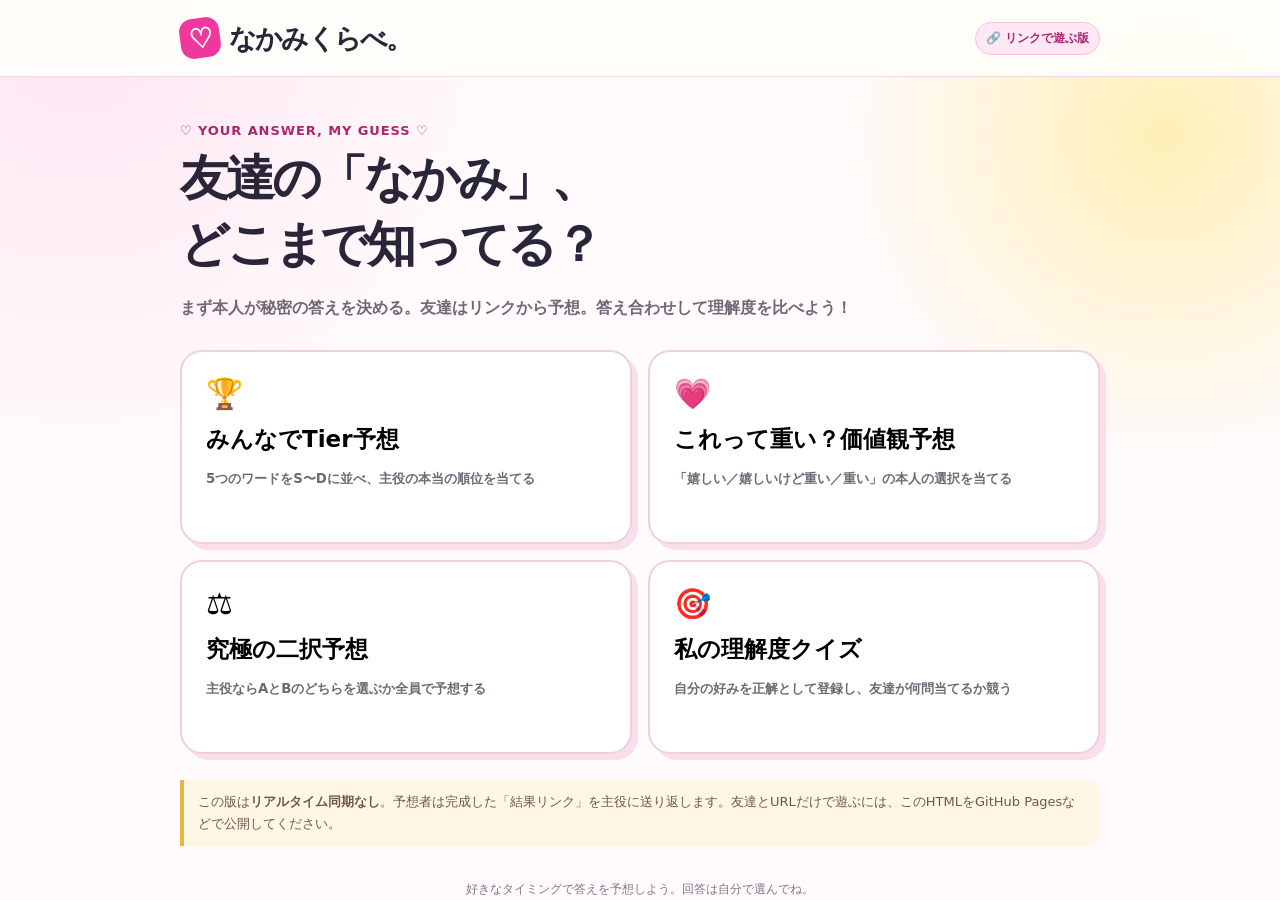
<file: index.html>
<!doctype html><html lang="ja"><head><meta charset="utf-8"><meta name="viewport" content="width=device-width,initial-scale=1"><meta name="theme-color" content="#f23b9d"><title>なかみくらべ。｜リンクで遊ぶ</title><style>
:root{--pink:#ee389e;--dark:#aa2770;--ink:#2a2639;--muted:#726776;--line:#edcddb;--bg:#fff8fc;--yellow:#ffdf67;--cream:#fff8e4}*{box-sizing:border-box}body{margin:0;background:radial-gradient(circle at 6% 4%,#ffe5f2,transparent 28%),radial-gradient(circle at 91% 15%,#fff0b7,transparent 23%),#fffafb;font-family:system-ui,-apple-system,'Hiragino Kaku Gothic ProN',Meiryo,sans-serif;color:var(--ink);min-height:100vh}button,input,textarea,select{font:inherit}button{cursor:pointer}button:focus-visible,input:focus-visible,select:focus-visible,textarea:focus-visible{outline:3px solid #6050cc;outline-offset:2px}.wrap{width:min(920px,calc(100% - 32px));margin:0 auto}header{background:#fffefaed;border-bottom:1px solid #f2d9e7}.top{display:flex;align-items:center;justify-content:space-between;gap:12px;min-height:76px}.brand{font-weight:1000;letter-spacing:-.065em;font-size:clamp(20px,3.6vw,27px)}.logo{background:var(--pink);color:white;display:inline-flex;width:40px;height:40px;border-radius:13px;align-items:center;justify-content:center;margin-right:9px;transform:rotate(-8deg)}.tag{color:var(--dark);font-size:12px;font-weight:900;background:#ffe8f4;border:1px solid #fac0dd;border-radius:50px;padding:7px 10px}.hero{margin:46px 0 28px}.kicker{font-size:13px;letter-spacing:.07em;font-weight:900;color:var(--dark)}h1{font-size:clamp(29px,5.5vw,49px);letter-spacing:-.065em;line-height:1.35;margin:8px 0}h2{font-size:clamp(24px,4vw,32px);letter-spacing:-.045em;margin:7px 0 15px}p{line-height:1.75}.lead{color:var(--muted);font-weight:650}.cards{display:grid;grid-template-columns:repeat(2,minmax(0,1fr));gap:16px;margin:26px 0}.game{padding:24px;text-align:left;background:white;border:2px solid #f0cfde;border-radius:22px;box-shadow:6px 6px 0 #f9dfec;min-height:194px;display:flex;flex-direction:column;gap:13px}.game:hover{border-color:var(--pink);transform:translateY(-2px)}.emoji{font-size:30px}.game strong{font-size:23px}.game small{line-height:1.6;color:var(--muted);font-weight:650}.panel{background:#fff;border:2px solid #f2d4e4;border-radius:25px;overflow:hidden;box-shadow:0 18px 45px #6d254117;margin:28px 0 70px}.panel-head{padding:20px 25px;background:var(--pink);color:white}.panel-head h2{margin:5px 0}.body{padding:25px}.label{font-weight:900;display:block;font-size:14px;margin:20px 0 8px}.input{width:100%;padding:12px 13px;border-radius:12px;border:2px solid #e8d1df;background:white;color:var(--ink)}textarea.input{min-height:102px;resize:vertical}.btns{display:flex;flex-wrap:wrap;gap:10px;margin:23px 0}.btn{padding:13px 17px;min-height:49px;border-radius:12px;border:2px solid transparent;font-weight:900;background:var(--pink);color:white}.btn.alt{background:#fff3fa;color:var(--dark);border-color:#f0a7d0}.btn.gold{background:var(--yellow);color:#583745}.btn:disabled{opacity:.35;cursor:not-allowed}.hint{background:#fff6e5;border-left:4px solid #e7b542;border-radius:0 12px 12px 0;padding:11px 14px;color:#6f5943;font-size:13px;line-height:1.7;margin:15px 0}.step{font-size:12px;font-weight:900;color:var(--dark)}.question{font-weight:900;font-size:clamp(18px,3.8vw,24px);margin:22px 0 12px}.choices{display:grid;gap:10px}.choice{border:2px solid #efdae6;border-radius:12px;text-align:left;min-height:50px;background:white;padding:13px 15px;color:var(--ink);font-weight:750}.choice.on{background:#ffe5f2;border-color:var(--pink)}.summary{background:#fff1f9;border:1px solid #ffcee5;border-radius:18px;padding:19px;margin:18px 0}.url{width:100%;border:1px dashed #dfb0c8;border-radius:9px;padding:11px;word-break:break-all;background:#fcf8fb;font-size:12px;line-height:1.6;max-height:120px;overflow:auto}.tiers{display:grid;gap:8px}.tier{display:grid;grid-template-columns:55px 1fr auto;align-items:center;gap:9px;padding:8px;border:1px solid #ecd8e2;border-radius:11px;background:#fff}.rank{display:grid;place-items:center;min-height:52px;border-radius:8px;font-size:24px;font-weight:1000;color:#302638}.rank-S{background:#ff989d}.rank-A{background:#ffc191}.rank-B{background:#ffe29b}.rank-C{background:#c2eeb8}.rank-D{background:#bee4f6}.tier-name{font-weight:800;overflow-wrap:anywhere}.arrow{border:1px solid #ecc2d7;color:var(--dark);background:#fff4f8;border-radius:8px;padding:8px 10px;font-weight:bold}.arrow:disabled{opacity:.2}.small{color:var(--muted);font-size:13px}.error{color:#af1f59;background:#ffeaf3;padding:11px;border-radius:9px;font-weight:750}.board{display:grid;gap:9px}.row{background:#fff8fc;border:1px solid #edd9e5;border-radius:12px;padding:13px;display:flex;justify-content:space-between;align-items:center;gap:9px}.score{font-size:27px;font-weight:1000;color:var(--pink)}.review{display:grid;gap:7px}.review-item{background:#f9f8fa;border-radius:10px;padding:11px;line-height:1.7;font-size:14px}.review-item.yes{border-left:4px solid #35a883}.review-item.no{border-left:4px solid #ec79ab}.foot{text-align:center;margin:35px 0;color:#877387;font-size:12px}@media(max-width:580px){.cards{grid-template-columns:1fr}.panel-head{padding:20px}.body{padding:18px}.tier{grid-template-columns:45px 1fr auto;padding:6px}.rank{font-size:20px;min-height:49px}.arrow{padding:8px}.tag{font-size:10px}}
</style></head><body><header><div class="wrap top"><div class="brand"><span class="logo">♡</span>なかみくらべ。</div><span class="tag">🔗 リンクで遊ぶ版</span></div></header><main id="app" class="wrap"></main><footer class="foot">好きなタイミングで答えを予想しよう。回答は自分で選んでね。</footer><script>
'use strict';
const DATA={
 tier:{name:'みんなでTier予想',icon:'🏆',desc:'5つのワードをS〜Dに並べ、主役の本当の順位を当てる',sets:[{title:'休日にいちばんやりたいこと',items:['ゲーム','映画','カラオケ','旅行','家でのんびり']},{title:'テンションが上がるプレゼント',items:['手紙','お菓子','ゲーム','服','一緒に遊ぶ約束']},{title:'好きなデート・おでかけ',items:['水族館','遊園地','映画館','食べ歩き','おうち時間']} ]},
 value:{name:'これって重い？価値観予想',icon:'💗',desc:'「嬉しい／嬉しいけど重い／重い」の本人の選択を当てる',qs:[{q:'毎日「好き」と言ってくれる',options:['嬉しい','嬉しいけど重い','重い']},{q:'朝と夜、毎日あいさつの連絡をくれる',options:['嬉しい','嬉しいけど重い','重い']},{q:'LINEをすぐに返さないと催促される',options:['嬉しい','嬉しいけど重い','重い']},{q:'デートのたび家まで送り届けてくれる',options:['嬉しい','嬉しいけど重い','重い']},{q:'自分の好きな作品を全部知ろうとしてくれる',options:['嬉しい','嬉しいけど重い','重い']},{q:'毎回デートを細かく計画してくれる',options:['嬉しい','嬉しいけど重い','重い']},{q:'自分に合わせて趣味を変えようとしてくれる',options:['嬉しい','嬉しいけど重い','重い']},{q:'毎日寝る前に長電話したがる',options:['嬉しい','嬉しいけど重い','重い']}]},
 either:{name:'究極の二択予想',icon:'⚖️',desc:'主役ならAとBのどちらを選ぶか全員で予想する',qs:[{q:'付き合うならどっち？',options:['顔がタイプだけどお金がない','お金持ちだけど顔がタイプではない']},{q:'どちらの恋愛を選ぶ？',options:['自分から一生告白する','相手から一生告白される']},{q:'好きのバランスは？',options:['自分が100好き・相手は70好き','相手が100好き・自分は70好き']},{q:'どちらの人がいい？',options:['毎日好きと言うが行動は苦手','言葉は少ないが行動で示す']},{q:'プレゼントならどちらが嬉しい？',options:['高価だけど自分の趣味ではない','安いけど自分の好みにぴったり']},{q:'どちらを選ぶ？',options:['毎日会えるけど会う時間は短い','週1回だけど長く会える']},{q:'大切にしたいのは？',options:['夢を応援してくれる人','どんな時も一緒にいてくれる人']},{q:'どっちを知りたい？',options:['恋人の過去の恋愛全部','恋人の将来の恋愛全部']}]},
 quiz:{name:'私の理解度クイズ',icon:'🎯',desc:'自分の好みを正解として登録し、友達が何問当てるか競う',qs:[{q:'私がいちばん落ち着く場所は？',options:['自分の部屋','カフェ','自然のある所','にぎやかな所']},{q:'私が休みにいちばんしたいのは？',options:['ゲーム','外出','睡眠','創作']},{q:'私にとって重要なのは？',options:['自由','安心','刺激','人とのつながり']},{q:'私が好きな連絡頻度は？',options:['毎日何回も','毎日少し','用事のときだけ','気分次第']},{q:'遊びに行くときは？',options:['計画派','ノープラン派','相手にお任せ','半分だけ決める']},{q:'私がプレゼントでもらうなら？',options:['実用品','お菓子','趣味のもの','手紙']},{q:'私が元気を出したいときは？',options:['人と話す','ひとりになる','音楽を聴く','好きなものを食べる']},{q:'友達との時間で大切なのは？',options:['面白さ','安心感','気遣い','新しい体験']}]}
};
const app=document.getElementById('app');let s={stage:'home'}, draft={};let currentLink='';
const esc=t=>String(t??'').replace(/[&<>"']/g,c=>({'&':'&amp;','<':'&lt;','>':'&gt;','"':'&quot;',"'":'&#39;'}[c]));
const id=()=>Math.random().toString(36).slice(2,11)+Date.now().toString(36);
const encode=o=>{let bytes=new TextEncoder().encode(JSON.stringify(o)),a='';for(let v of bytes)a+=String.fromCharCode(v);return btoa(a).replace(/\+/g,'-').replace(/\//g,'_').replace(/=+$/,'')};
const decode=t=>{let b=atob(t.replace(/-/g,'+').replace(/_/g,'/')+'='.repeat((4-t.length%4)%4));return JSON.parse(new TextDecoder().decode(Uint8Array.from(b,c=>c.charCodeAt(0))))};
const link=(type,o)=>location.href.split('#')[0]+'#'+type+'='+encode(o);
const storeKey=key=>'nakami-share-'+key;
const save=(key,o)=>{try{localStorage.setItem(storeKey(key),JSON.stringify(o))}catch(e){throw Error('端末に保存できません。プライベートブラウズや保存容量をご確認ください。')}};
const load=key=>{try{return JSON.parse(localStorage.getItem(storeKey(key))||'null')}catch{return null}};
const btn=(text,fn,kind='')=>`<button type="button" class="btn ${kind}" onclick="${fn}">${esc(text)}</button>`;
const panel=(sub,title,body)=>`<section class="panel"><div class="panel-head"><div class="step">${esc(sub)}</div><h2>${esc(title)}</h2></div><div class="body">${body}</div></section>`;
function home(){s={stage:'home'};history.replaceState(null,'',location.href.split('#')[0]);app.innerHTML=`<section class="hero"><div class="kicker">♡ YOUR ANSWER, MY GUESS ♡</div><h1>友達の「なかみ」、<br>どこまで知ってる？</h1><p class="lead">まず本人が秘密の答えを決める。友達はリンクから予想。答え合わせして理解度を比べよう！</p></section><div class="cards">${Object.entries(DATA).map(([k,d])=>`<button class="game" onclick="create('${k}')"><span class="emoji">${d.icon}</span><strong>${esc(d.name)}</strong><small>${esc(d.desc)}</small></button>`).join('')}</div><div class="hint">この版は<strong>リアルタイム同期なし</strong>。予想者は完成した「結果リンク」を主役に送り返します。友達とURLだけで遊ぶには、このHTMLをGitHub Pagesなどで公開してください。</div>`;}
function checkGame(g){if(!DATA[g])throw Error('ゲームが見つかりません')}
function buildChallenges(g,owner,title,items){let base={version:1,id:id(),game:g,owner:owner.slice(0,28),created:Date.now()};if(g==='tier'){let i=items.map(x=>x.trim());if(!title.trim()||i.length!==5||i.some(x=>!x||x.length>44)||new Set(i).size!==5)throw Error('お題と重複のない5項目を入力してください');base.title=title.trim().slice(0,100);base.items=i;}else{base.title=DATA[g].name;base.qs=DATA[g].qs;}return base}
function create(g){checkGame(g);s={stage:'create',g,owner:'',set:0};renderSetup()}
function renderSetup(){let g=s.g,d=DATA[g];let isT=g==='tier',p=d.sets?.[s.set];let body=`<div class="summary">まず本人が自分の答えを登録します。この答えは、友達に送るリンクには入れません。</div><label class="label">主役のニックネーム</label><input id="owner" class="input" maxlength="28" placeholder="例：おかゆ" value="${esc(s.owner)}">`;
if(isT)body+=`<label class="label">お題の例を選ぶ（編集可能）</label><select id="preset" class="input" onchange="presetChange(this.value)">${d.sets.map((x,i)=>`<option value="${i}" ${s.set===i?'selected':''}>${esc(x.title)}</option>`).join('')}</select><label class="label">お題</label><input id="title" class="input" maxlength="100" value="${esc(p.title)}">${p.items.map((x,i)=>`<label class="label">並べたい項目 ${i+1}</label><input id="item${i}" class="input" maxlength="44" value="${esc(x)}">`).join('')}`;
else body+=`<p class="small">質問数：${d.qs.length}問。主役が答えてから、友達が同じ質問を予想します。</p>`;
body+=`<div class="btns">${btn('秘密の正解を決める →','startAnswer()')}${btn('戻る','home()','alt')}</div><p id="error" class="error" hidden></p>`;app.innerHTML=panel('STEP 1 / お題を作る',d.name,body)}
function presetChange(v){s.owner=document.getElementById('owner').value;s.set=Number(v);renderSetup()}
function showError(msg){let el=document.getElementById('error');if(el){el.hidden=false;el.textContent=msg}else alert(msg)}
function startAnswer(){try{let owner=document.getElementById('owner').value.trim();if(!owner)throw Error('ニックネームを入力してください');let g=s.g;let c=buildChallenges(g,owner,g==='tier'?document.getElementById('title').value:'',g==='tier'?Array.from({length:5},(_,i)=>document.getElementById('item'+i).value):[]);s={stage:'answer',c,answers:[],idx:0};if(g==='tier')s.answers=[0,1,2,3,4];else s.answers=Array(c.qs.length).fill(null);renderAnswer()}catch(e){showError(e.message)}}
function renderTier(){let c=s.c,order=s.answers;return `<p class="lead">${esc(c.title)}。Sが最上位、Dが最下位。↑↓で入れ替えられます。</p><div class="tiers">${order.map((v,pos)=>`<div class="tier"><span class="rank rank-${'SABCD'[pos]}">${'SABCD'[pos]}</span><span class="tier-name">${esc(c.items[v])}</span><span><button class="arrow" ${pos===0?'disabled':''} onclick="swap(${pos},-1)" title="上へ">↑</button> <button class="arrow" ${pos===4?'disabled':''} onclick="swap(${pos},1)" title="下へ">↓</button></span></div>`).join('')}</div>`}
function swap(i,delta){let j=i+delta;if(j<0||j>=s.answers.length)return;[s.answers[i],s.answers[j]]=[s.answers[j],s.answers[i]];renderAnswer()}
function choose(i,v){s.answers[i]=v;renderAnswer()}
function renderAnswer(){let c=s.c,g=c.game,creating=s.stage==='answer',who=creating?c.owner+'さんの本当の答えを登録':c.owner+'さんの答えを予想';let body='';if(g==='tier'){body=renderTier();}else{let q=c.qs[s.idx];body=`<div class="step">QUESTION ${s.idx+1} / ${c.qs.length}</div><div class="question">${esc(q.q)}</div><div class="choices">${q.options.map((op,i)=>`<button class="choice ${s.answers[s.idx]===i?'on':''}" onclick="choose(${s.idx},${i})">${s.answers[s.idx]===i?'✓ ':''}${esc(op)}</button>`).join('')}</div>`}
let done=(g==='tier'||s.answers[s.idx]!==null);body+=`<div class="btns">${g==='tier'?btn(creating?'お題を完成する →':'予想を提出する →','finishAnswers()'): (s.idx?btn('← 前へ','prev()','alt'):'')+`<button type="button" class="btn" ${done?'':'disabled'} onclick="next()">${s.idx===c.qs.length-1?(creating?'正解を保存する →':'予想を提出する →'):'次の質問 →'}</button>`}</div>`;body+=creating?'<p class="small">この正解はこの端末に保存され、友達向けリンクには含まれません。</p>':'<p class="small">主役の答えを思い浮かべて選んでください。正解はまだ見られません。</p>';
app.innerHTML=panel(creating?'SECRET ANSWER':'FRIEND GUESS',who,body)}
function next(){if(s.answers[s.idx]===null)return;if(s.idx+1<s.c.qs.length){s.idx++;renderAnswer()}else finishAnswers()}
function prev(){s.idx=Math.max(0,s.idx-1);renderAnswer()}
function finishAnswers(){if(s.c.game!=='tier'&&s.answers.some(x=>x===null))return showError('すべて回答してください');if(s.stage==='answer'){let o={c:s.c,answers:[...s.answers]};try{save(s.c.id,o)}catch(e){return showError(e.message)}s={stage:'owner',c:s.c,answers:[...s.answers]};renderOwner()}else if(s.stage==='guess'){s.stage='guessed';renderGuessDone()} }
function renderOwner(){let c=s.c;let share=link('play',c),privateLink=link('owner',{c,answers:s.answers});currentLink=share;app.innerHTML=panel('STEP 2 / 友達に送る','お題が完成！',`<div class="summary"><strong>${esc(c.owner)}さんのお題を公開しよう</strong><p>友達用リンクには<strong>秘密の正解が含まれていません</strong>。友達から予想結果リンクを受け取る方式です。</p></div><div class="label">① 友達に送るリンク</div><div class="url">${esc(share)}</div><div class="btns">${btn('友達用リンクをコピー','copyLink("play")')}${btn('予想画面を試す','openTest()','alt')}</div><div class="label">② 主役だけが保存する復元リンク（絶対に友達に送らない）</div><div class="url">${esc(privateLink)}</div><div class="btns">${btn('秘密の復元リンクをコピー','copyLink("owner")','alt')}${btn('予想結果を取り込む','showBoard()','gold')}</div><div class="hint">URLを共有できるのはサイトをWeb上に公開したあとです。file:// で開いたHTMLファイルへのURLは友達の端末では開けません。主役はこの端末か、秘密の復元リンクを開いた端末で採点できます。</div>`)}
function copyLink(type){let c=s.c,url=link(type,type==='owner'?{c,answers:s.answers}:c);copy(url)}
async function copy(t){try{await navigator.clipboard.writeText(t);alert('リンクをコピーしました')}catch{prompt('コピーできない場合は、この文字列を選んでコピーしてください',t)}}
function openTest(){let url=link('play',s.c);history.pushState(null,'',url);openPlay(s.c)}
function openPlay(c){validChallenge(c);s={stage:'join',c,answers:[],idx:0};app.innerHTML=panel('おともだちからのお題',`${c.owner}さんの${DATA[c.game].name}`,`<p class="lead">${c.owner}さんだったらどう回答する？ 友達の答えを予想して送ろう！</p><div class="summary"><strong>${esc(c.title)}</strong><p>${c.game==='tier'?c.items.map(esc).join('・'):c.qs.length+'問の予想クイズ'}</p></div><label class="label">あなたのニックネーム</label><input class="input" id="guest" maxlength="28" placeholder="例：ともだちA"><div class="btns">${btn('予想スタート →','beginGuess()')}${btn('ホームへ','home()','alt')}</div><p id="error" class="error" hidden></p>`)}
function beginGuess(){let name=document.getElementById('guest').value.trim();if(!name)return showError('ニックネームを入力してください');s.player=name;s.stage='guess';s.idx=0;s.answers=s.c.game==='tier'?[0,1,2,3,4]:Array(s.c.qs.length).fill(null);renderAnswer()}
function renderGuessDone(){let r={version:1,id:s.c.id,game:s.c.game,player:s.player,answers:s.answers,nonce:id()},url=link('result',r);s.r=r;app.innerHTML=panel('STEP 3 / 結果を送信','予想の提出ができた！',`<div class="summary"><strong>${esc(s.player)}さんの予想が完成！</strong><p>この「結果リンク」を主役の ${esc(s.c.owner)}さんに送ってください。主役の端末で採点・集計できます。</p></div><div class="url">${esc(url)}</div><div class="btns">${btn('結果リンクをコピー','copyResult()')}${btn('ホームへ','home()','alt')}</div><p class="small">※これはリアルタイムの送信ではありません。メッセージアプリなどで結果リンクを主役に送る必要があります。</p>`)}
function copyResult(){copy(link('result',s.r))}
function showBoard(){let o=s.answers?{c:s.c,answers:s.answers}:load(s.c.id);if(!o||!o.answers)throw Error('主役の正解が見つかりません');let results=load('board-'+o.c.id)||[];s={stage:'board',...o,results};renderBoard()}
function scoreGuess(c,truth,guess){if(c.game==='tier')return truth.reduce((v,x,i)=>v+(x===guess[i]?1:0),0);return truth.reduce((v,x,i)=>v+(x===guess[i]?1:0),0)}
function validateAnswers(c,a){if(!Array.isArray(a))return false;if(c.game==='tier')return a.length===5&&new Set(a).size===5&&a.every(v=>Number.isInteger(v)&&v>=0&&v<5);return a.length===c.qs.length&&a.every((v,i)=>Number.isInteger(v)&&v>=0&&v<c.qs[i].options.length)}
function validChallenge(c){if(!c||c.version!==1||!DATA[c.game]||!c.id||typeof c.id!=='string'||c.id.length>60||typeof c.owner!=='string'||c.owner.length>28||!c.owner||typeof c.title!=='string'||c.title.length>100)throw Error('お題のデータが不正です');if(c.game==='tier'&&(!Array.isArray(c.items)||c.items.length!==5||c.items.some(v=>typeof v!=='string'||v.length>44)))throw Error('Tierのお題が不正です');if(c.game!=='tier'&&(!Array.isArray(c.qs)||c.qs.length<1||c.qs.length>25||c.qs.some(q=>typeof q.q!=='string'||!Array.isArray(q.options)||q.options.length<2||q.options.length>6||q.options.some(a=>typeof a!=='string'))))throw Error('質問が不正です')}
function renderBoard(){let c=s.c,rows=s.results.map(r=>({...r,score:scoreGuess(c,s.answers,r.answers)})).sort((a,b)=>b.score-a.score);let n=c.game==='tier'?5:c.qs.length;app.innerHTML=panel('結果を取り込んで採点','主役の予想ランキング',`<div class="summary"><strong>${esc(c.owner)}さんのお題：${esc(c.title)}</strong><p>${rows.length}人が回答済み。各ワードの<strong>位置が一致</strong>すると1点です。</p></div><div class="board">${rows.length?rows.map((r,i)=>`<div class="row"><div><strong>${i+1}位　${esc(r.player)}</strong><div class="small">${r.score===n?'🎉 パーフェクト！':'理解度 '+Math.round(r.score/n*100)+'%'}</div></div><span class="score">${r.score} / ${n}</span></div>`).join(''):'<div class="small">まだ取り込まれていません。友達から届いた結果リンクを貼り付けてください。</div>'}</div><label class="label">友達から届いた結果リンクを貼り付ける（複数行OK）</label><textarea id="receive" class="input" placeholder="https://.../#result=...\nhttps://.../#result=..."></textarea><div class="btns">${btn('結果を登録する','importResults()')}${btn('友達に送るURLを表示','renderOwner()','alt')}${btn('ホームへ','home()','alt')}</div><p id="error" class="error" hidden></p><div class="hint">登録した結果は、このブラウザ内に保存されます。点数の算出は主役の秘密の正解と照合して行います。</div>`)}
function importResults(){try{let lines=document.getElementById('receive').value.trim().split(/\s+/).filter(Boolean),rows=[...s.results];if(!lines.length)throw Error('結果リンクを貼り付けてください');for(let line of lines){let m=line.match(/(?:#|^)result=([A-Za-z0-9_-]+)/);if(!m)throw Error('結果リンクの形式が違います');let r=decode(m[1]);if(r.id!==s.c.id||r.game!==s.c.game||!r.player||typeof r.player!=='string'||r.player.length>28||!validateAnswers(s.c,r.answers)||typeof r.nonce!=='string')throw Error('別のお題の結果か、回答が不正です');rows=rows.filter(x=>x.nonce!==r.nonce);rows.push(r)}s.results=rows;save('board-'+s.c.id,rows);renderBoard()}catch(e){showError(e.message)}}
function openResult(r){if(!r||!r.id||!r.game)throw Error('結果リンクが壊れています');let o=load(r.id);if(!o){app.innerHTML=panel('予想結果リンク','正解を持つ主役の端末で開いてください',`<p>このリンクには友達の予想が含まれていますが、主役の正解は含まれていません。</p><div class="hint">主役が同じブラウザで開くか、秘密の復元リンクを先に開いてから、もう一度結果リンクを開いてください。</div>${btn('ホームへ','home()')}`);return}s={stage:'board',...o,results:load('board-'+r.id)||[]};if(r.id!==s.c.id||r.game!==s.c.game||!validateAnswers(s.c,r.answers)||!r.player||typeof r.player!=='string')throw Error('別のお題の結果です');s.results=s.results.filter(x=>x.nonce!==r.nonce);s.results.push(r);save('board-'+r.id,s.results);renderBoard()}
function boot(){try{let m=location.hash.match(/^#(play|owner|result)=([A-Za-z0-9_-]+)$/);if(!m)return home();let data=decode(m[2]);if(m[1]==='play')openPlay(data);if(m[1]==='owner'){validChallenge(data.c);if(!validateAnswers(data.c,data.answers))throw Error('正解データが不正です');save(data.c.id,data);s={stage:'owner',...data};renderOwner()}if(m[1]==='result')openResult(data)}catch(e){home();app.insertAdjacentHTML('afterbegin',`<div class="error">リンクを開けませんでした：${esc(e.message)}</div>`)}}
window.addEventListener('hashchange',boot);boot();
</script></body></html>
</file>
